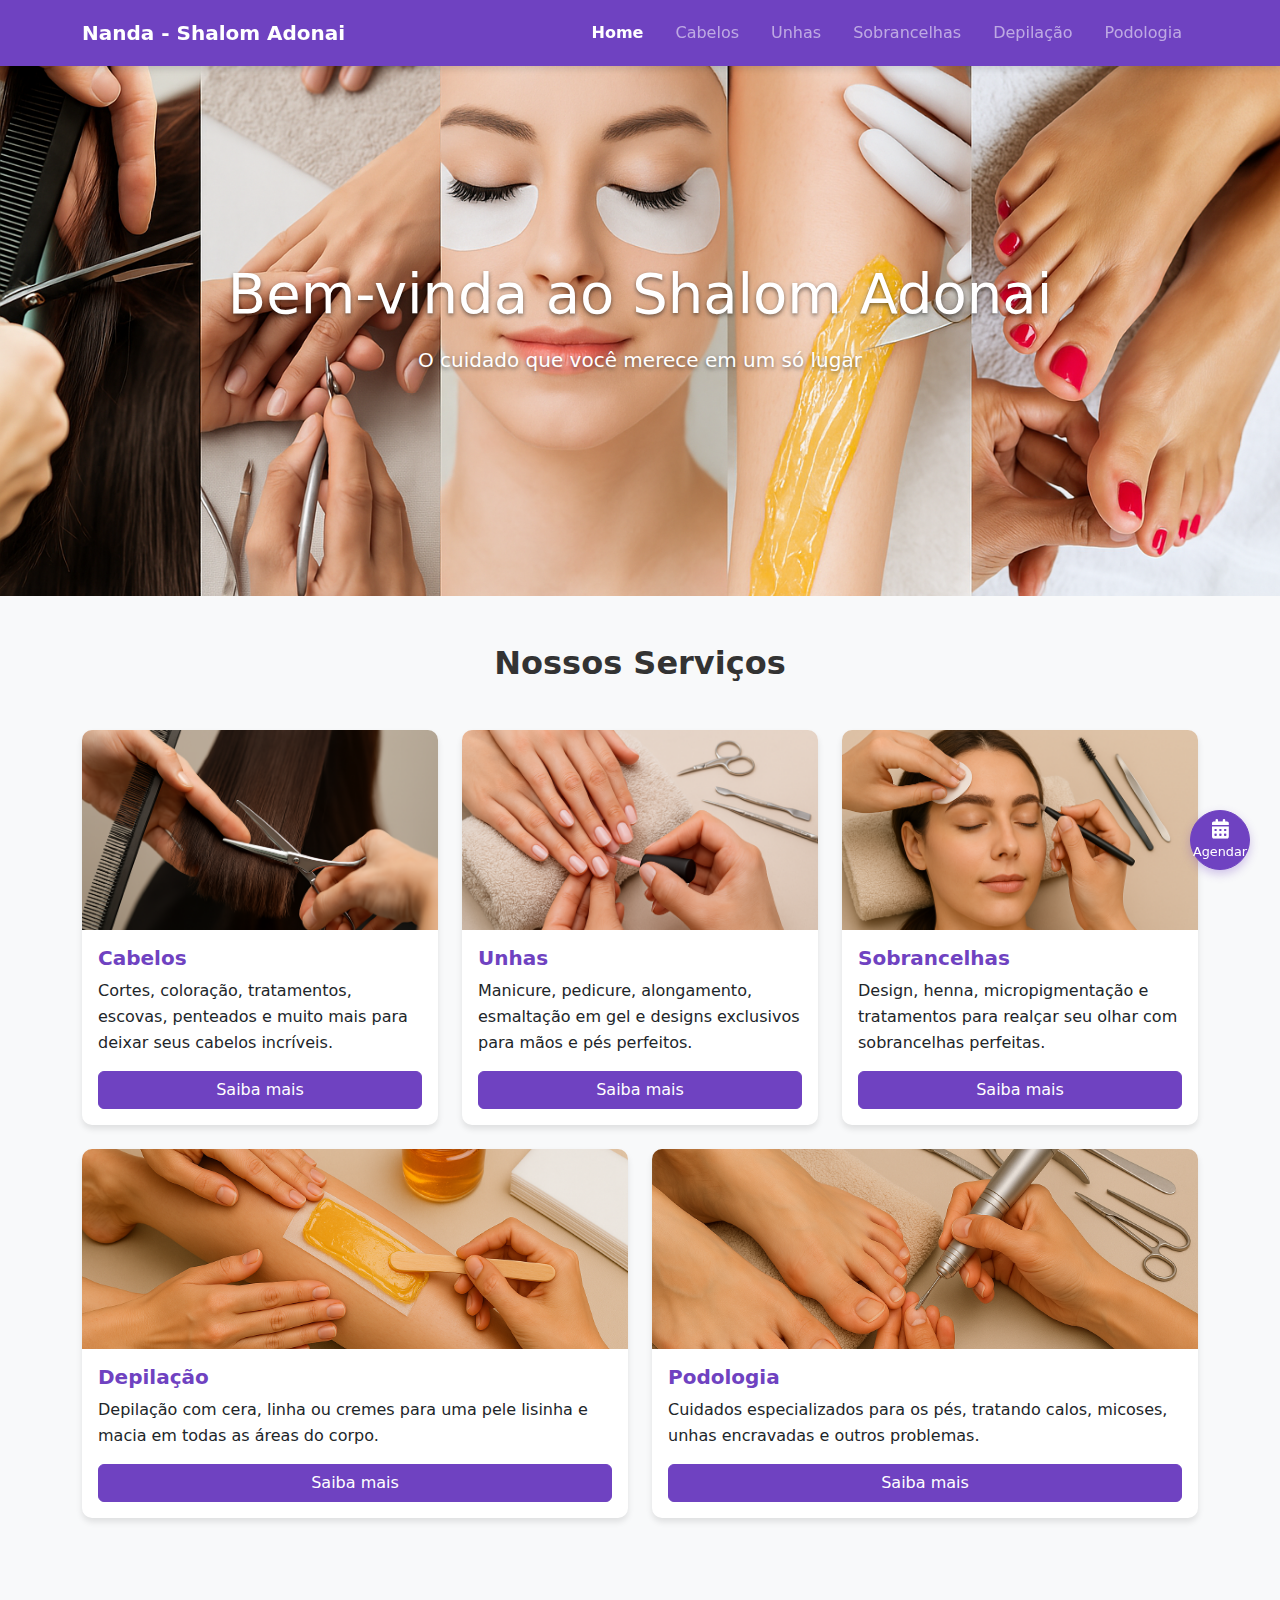
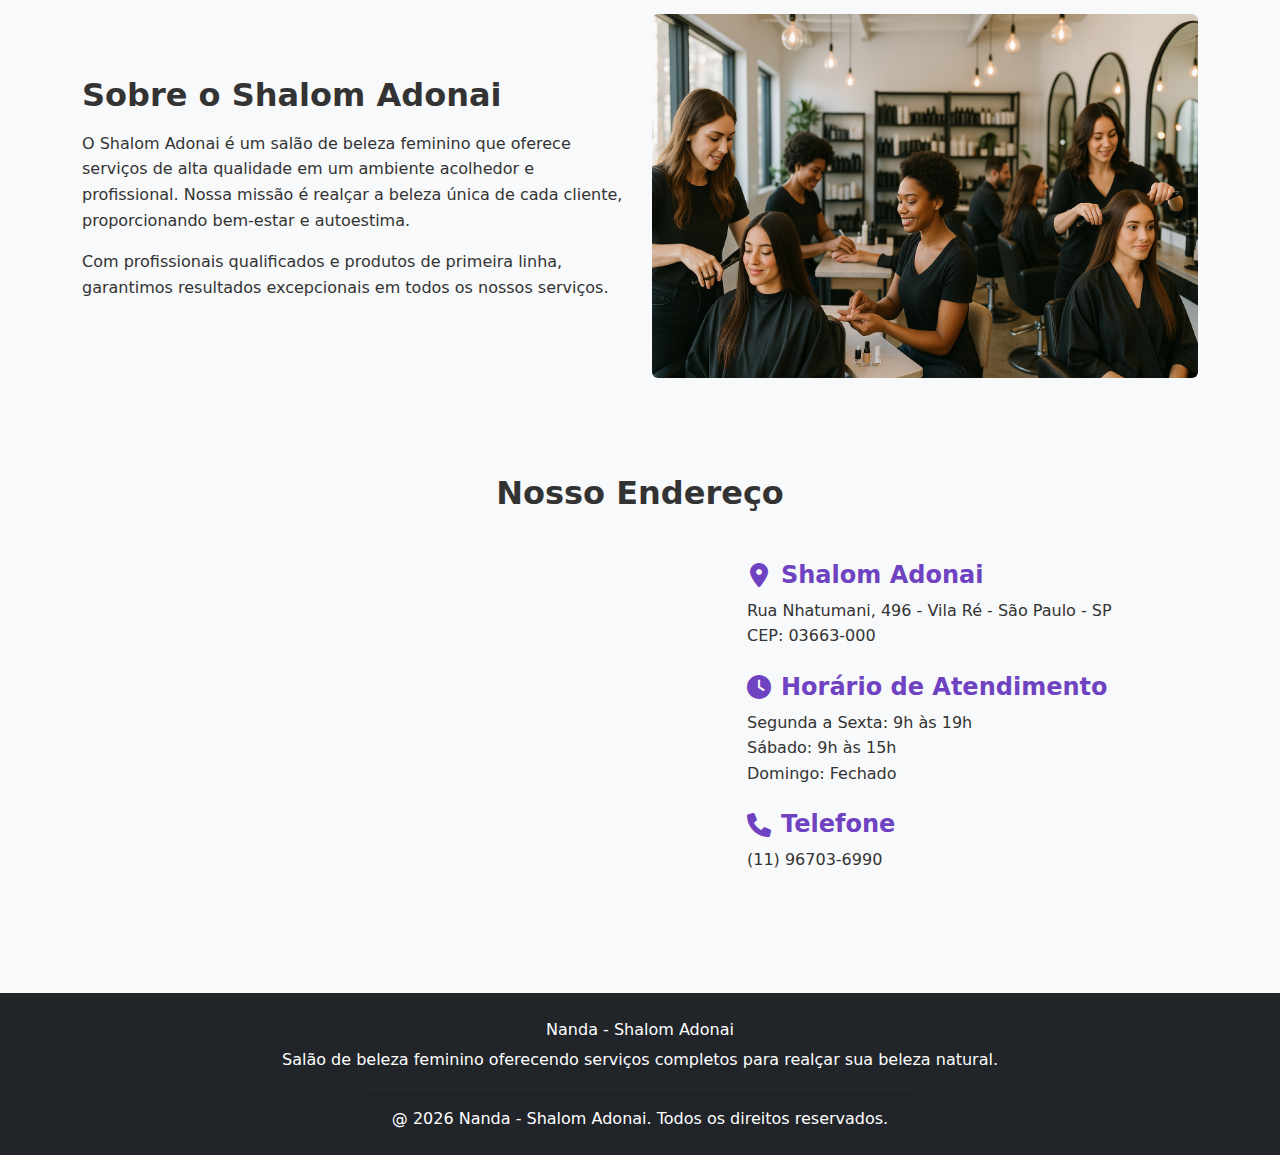
<file: index.html>
<!DOCTYPE html>
<html lang="pt-BR">
<head>
    <meta charset="UTF-8">
    <meta name="viewport" content="width=device-width, initial-scale=1.0">
    <title>Home | Nanda - Shalom Adonai</title>
    <link rel="icon" href="/assets/img/favicon.ico" type="image/x-icon">
    
    <!-- Bootstrap CSS via CDN -->
    <link href="https://cdn.jsdelivr.net/npm/bootstrap@5.3.0/dist/css/bootstrap.min.css" rel="stylesheet">
    
    <!-- Font Awesome -->
    <link rel="stylesheet" href="https://cdnjs.cloudflare.com/ajax/libs/font-awesome/6.0.0/css/all.min.css">
    
    <!-- CSS Personalizado -->
    <link rel="stylesheet" href="/assets/css/style.css">
</head>

<body>
    <!-- Navbar Fixo no Topo -->
    <nav class="navbar navbar-expand-lg navbar-dark bg-purple fixed-top">
        <div class="container">
            <a class="navbar-brand" href="/index.html">Nanda - Shalom Adonai</a>
            <button class="navbar-toggler" type="button" data-bs-toggle="collapse" data-bs-target="#navbarNav"
                aria-controls="navbarNav" aria-expanded="false" aria-label="Toggle navigation">
                <span class="navbar-toggler-icon"></span>
            </button>
            <div class="collapse navbar-collapse" id="navbarNav">
                <ul class="navbar-nav ms-auto">
                    <li class="nav-item">
                        <a class="nav-link active" href="/index.html">Home</a>
                    </li>
                    <li class="nav-item">
                        <a class="nav-link" href="/pages/cabelos.html">Cabelos</a>
                    </li>
                    <li class="nav-item">
                        <a class="nav-link" href="/pages/unhas.html">Unhas</a>
                    </li>
                    <li class="nav-item">
                        <a class="nav-link" href="/pages/sobrancelhas.html">Sobrancelhas</a>
                    </li>
                    <li class="nav-item">
                        <a class="nav-link" href="/pages/depilacao.html">Depilação</a>
                    </li>
                    <li class="nav-item">
                        <a class="nav-link" href="/pages/podologia.html">Podologia</a>
                    </li>
                </ul>
            </div>
        </div>
    </nav>

    <!-- Seção Hero (Banner Principal) -->
    <header class="hero-section">
        <img src="/assets/img/background.png" alt="Fundo do salão de beleza" class="hero-background-img">
        <div class="container h-100">
            <div class="row h-100 align-items-center">
                <div class="col-12 text-center">
                    <h1 class="display-4 text-white">Bem-vinda ao Shalom Adonai</h1>
                    <p class="lead text-white">O cuidado que você merece em um só lugar</p>
                </div>
            </div>
        </div>
    </header>

    <!-- Seção de Serviços -->
    <section id="servicos" class="py-5">
        <div class="container">
            <h2 class="text-center mb-5">Nossos Serviços</h2>
            <div class="row g-4">
                <!-- Cabelos -->
                <div class="col-md-4">
                    <div class="card h-100">
                        <img src="/assets/img/cabelos.jpg" class="card-img-top" alt="Serviços de Cabelo">
                        <div class="card-body">
                            <h5 class="card-title">Cabelos</h5>
                            <p class="card-text">Cortes, coloração, tratamentos, escovas, penteados e muito mais para deixar seus cabelos incríveis.</p>
                            <a href="/pages/cabelos.html" class="btn btn-purple">Saiba mais</a>
                        </div>
                    </div>
                </div>

                <!-- Unhas -->
                <div class="col-md-4">
                    <div class="card h-100">
                        <img src="/assets/img/unhas.jpg" class="card-img-top" alt="Serviços de Unhas">
                        <div class="card-body">
                            <h5 class="card-title">Unhas</h5>
                            <p class="card-text">Manicure, pedicure, alongamento, esmaltação em gel e designs exclusivos para mãos e pés perfeitos.</p>
                            <a href="/pages/unhas.html" class="btn btn-purple">Saiba mais</a>
                        </div>
                    </div>
                </div>

                <!-- Sobrancelhas -->
                <div class="col-md-4">
                    <div class="card h-100">
                        <img src="/assets/img/sobrancelhas.jpg" class="card-img-top" alt="Design de Sobrancelhas">
                        <div class="card-body">
                            <h5 class="card-title">Sobrancelhas</h5>
                            <p class="card-text">Design, henna, micropigmentação e tratamentos para realçar seu olhar com sobrancelhas perfeitas.</p>
                            <a href="/pages/sobrancelhas.html" class="btn btn-purple">Saiba mais</a>
                        </div>
                    </div>
                </div>

                <!-- Depilação -->
                <div class="col-md-6 mt-4">
                    <div class="card h-100">
                        <img src="/assets/img/depilacao.jpg" class="card-img-top" alt="Depilação">
                        <div class="card-body">
                            <h5 class="card-title">Depilação</h5>
                            <p class="card-text">Depilação com cera, linha ou cremes para uma pele lisinha e macia em todas as áreas do corpo.</p>
                            <a href="/pages/depilacao.html" class="btn btn-purple">Saiba mais</a>
                        </div>
                    </div>
                </div>

                <!-- Podologia -->
                <div class="col-md-6 mt-4">
                    <div class="card h-100">
                        <img src="/assets/img/podologia.jpg" class="card-img-top" alt="Podologia">
                        <div class="card-body">
                            <h5 class="card-title">Podologia</h5>
                            <p class="card-text">Cuidados especializados para os pés, tratando calos, micoses, unhas encravadas e outros problemas.</p>
                            <a href="/pages/podologia.html" class="btn btn-purple">Saiba mais</a>
                        </div>
                    </div>
                </div>
            </div>
        </div>
    </section>

    <!-- Seção Sobre Nós -->
    <section class="py-5 bg-light">
        <div class="container">
            <div class="row align-items-center">
                <div class="col-lg-6">
                    <h2>Sobre o Shalom Adonai</h2>
                    <p>O Shalom Adonai é um salão de beleza feminino que oferece serviços de alta qualidade em um ambiente acolhedor e profissional. Nossa missão é realçar a beleza única de cada cliente, proporcionando bem-estar e autoestima.</p>
                    <p>Com profissionais qualificados e produtos de primeira linha, garantimos resultados excepcionais em todos os nossos serviços.</p>
                </div>
                <div class="col-lg-6">
                    <img src="/assets/img/salao.jpg" alt="Salão de Beleza" class="img-fluid rounded">
                </div>
            </div>
        </div>
    </section>

    <!-- Seção de Contato -->
    <section class="contact-section py-5">
        <div class="container">
            <h2 class="text-center mb-5">Nosso Endereço</h2>
            <div class="row">
                <div class="col-lg-7 col-md-6 mb-4">
                    <div class="ratio ratio-16x9">
                        <iframe
                            src="https://www.google.com/maps/embed?pb=!1m18!1m12!1m3!1d3658.18563588329!2d-46.50304562447262!3d-23.52582476028797!2m3!1f0!2f0!3f0!3m2!1i1024!2i768!4f13.1!3m3!1m2!1s0x94ce60b9c1722ad5%3A0x3be9dd2e8773e652!2sNanda%20shalom%20adonai!5e0!3m2!1spt-PT!2sbr!4v1743808545542!5m2!1spt-PT!2sbr"
                            allowfullscreen loading="lazy" referrerpolicy="no-referrer-when-downgrade">
                        </iframe>
                    </div>
                </div>

                <div class="col-lg-5 col-md-6">
                    <div class="contact-box">
                        <div class="contact-item">
                            <h4><i class="fas fa-map-marker-alt"></i> Shalom Adonai</h4>
                            <p>Rua Nhatumani, 496 - Vila Ré - São Paulo - SP<br>CEP: 03663-000</p>
                        </div>

                        <div class="contact-item">
                            <h4><i class="fas fa-clock"></i> Horário de Atendimento</h4>
                            <p>Segunda a Sexta: 9h às 19h<br>Sábado: 9h às 15h<br>Domingo: Fechado</p>
                        </div>

                        <div class="contact-item">
                            <h4><i class="fas fa-phone"></i> Telefone</h4>
                            <p>(11) 96703-6990</p>
                        </div>
                    </div>
                </div>
            </div>
        </div>
    </section>

    <!-- Botão Flutuante de Agendamento -->
    <a href="/pages/agendamento.html" class="btn btn-purple btn-agendar-flutuante pulse" title="Agendar Horário">
        <div>
            <i class="fas fa-calendar-alt d-block mb-1"></i>
            Agendar
        </div>
    </a>

    <!-- Rodapé -->
    <footer class="bg-dark text-white py-4">
        <div class="container text-center">
            <div class="row">
                <div class="col-12">
                    <p class="mb-1">Nanda - Shalom Adonai</p>
                    <p class="mb-1">Salão de beleza feminino oferecendo serviços completos para realçar sua beleza natural.</p>
                    <hr>
                    <p class="mb-0">@ <span id="copyrightYear"></span> Nanda - Shalom Adonai. Todos os direitos reservados.</p>
                </div>
            </div>
        </div>
    </footer>

    <!-- Scripts JavaScript -->
    <script src="https://code.jquery.com/jquery-3.6.0.min.js"></script>
    <script src="https://cdn.jsdelivr.net/npm/bootstrap@5.3.0/dist/js/bootstrap.bundle.min.js"></script>
    <script src="/assets/js/scripts.js"></script>
    
    <!-- Script para atualizar o ano do copyright -->
    <script>
        document.getElementById('copyrightYear').textContent = new Date().getFullYear();
    </script>
</body>
</html>
</file>
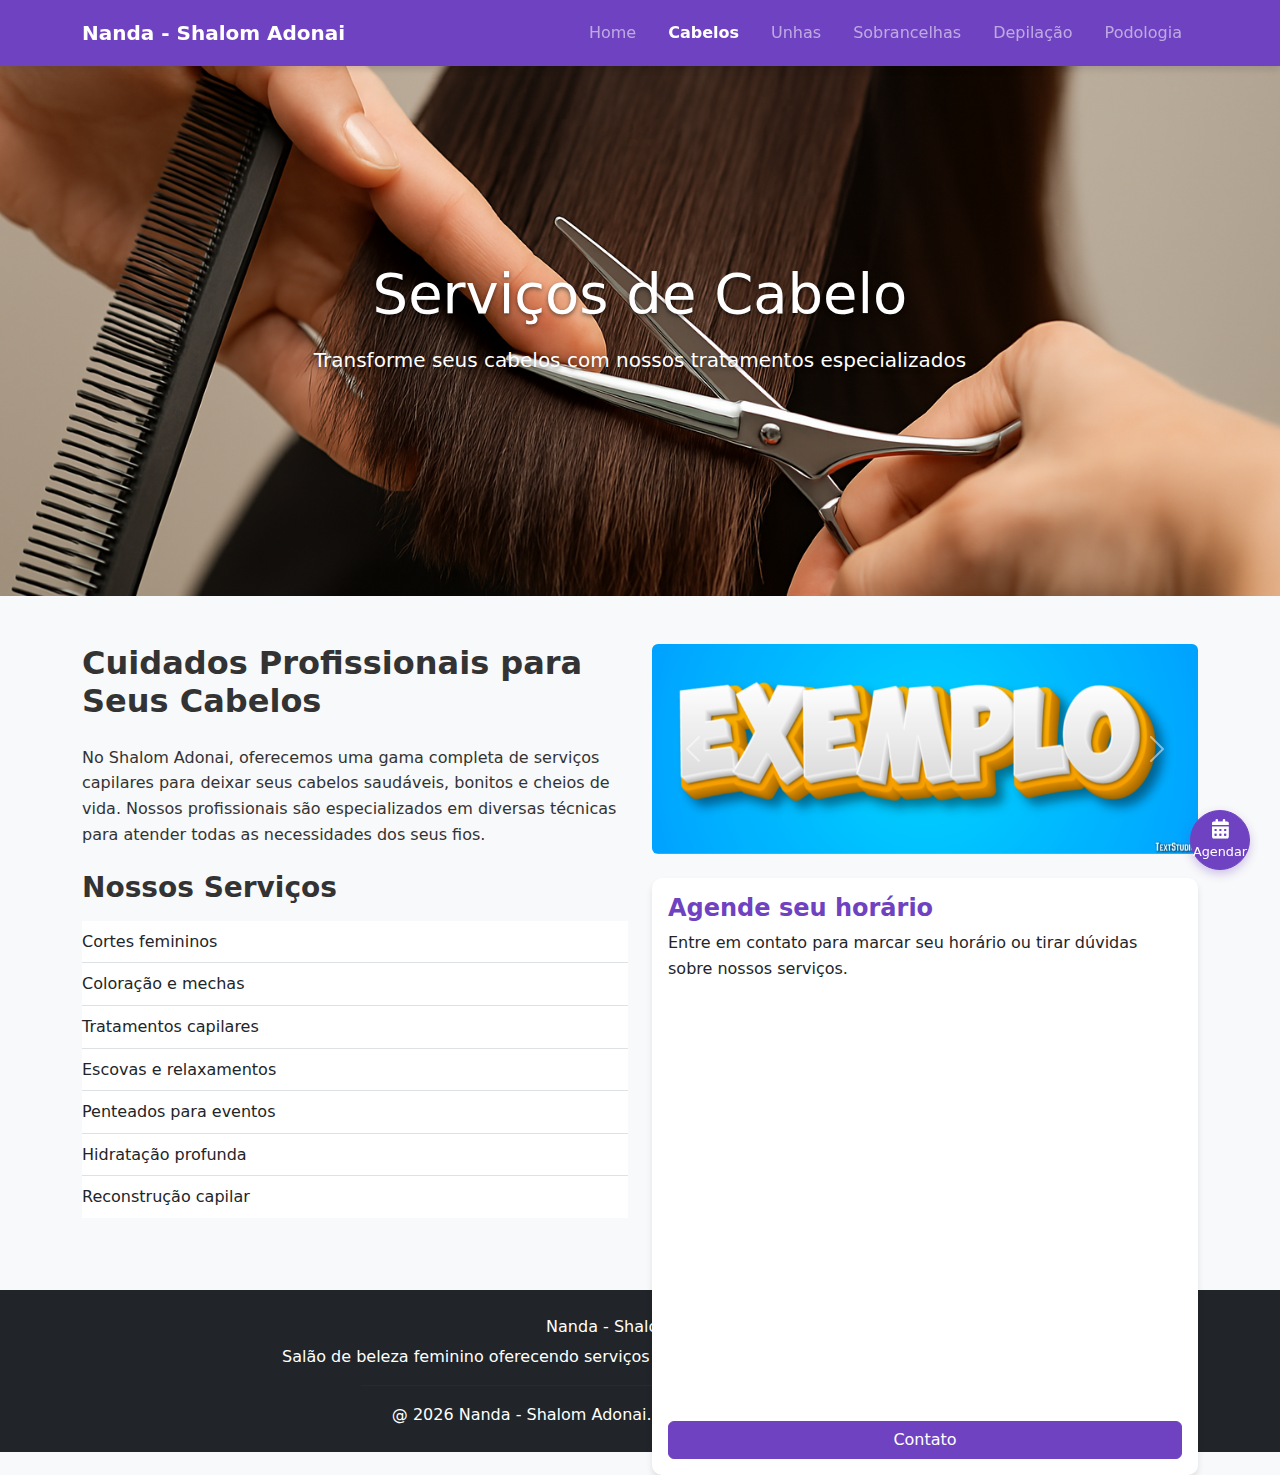
<file: pages/cabelos.html>
<!DOCTYPE html>
<html lang="pt-BR">

<head>
    <meta charset="UTF-8">
    <meta name="viewport" content="width=device-width, initial-scale=1.0">
    <title>Cabelos | Nanda - Shalom Adonai</title>
    <link rel="icon" href="../assets/img/favicon.ico" type="image/x-icon">
    <!-- Bootstrap link CSS -->
    <link rel="stylesheet" href="../bootstrap/css/bootstrap.min.css">
    <link rel="stylesheet" href="https://cdnjs.cloudflare.com/ajax/libs/font-awesome/6.0.0/css/all.min.css">
    <link rel="stylesheet" href="../assets/css/style.css">
</head>

<body>

    <!-- Navbar (igual ao index) -->
    <nav class="navbar navbar-expand-lg navbar-dark bg-purple fixed-top">
        <div class="container">
            <a class="navbar-brand" href="../index.html">Nanda - Shalom Adonai</a>
            <button class="navbar-toggler" type="button" data-bs-toggle="collapse" data-bs-target="#navbarNav">
                <span class="navbar-toggler-icon"></span>
            </button>
            <div class="collapse navbar-collapse" id="navbarNav">
                <ul class="navbar-nav ms-auto">
                    <li class="nav-item">
                        <a class="nav-link" href="../index.html">Home</a>
                    </li>
                    <li class="nav-item">
                        <a class="nav-link active" href="cabelos.html">Cabelos</a>
                    </li>
                    <li class="nav-item">
                        <a class="nav-link" href="unhas.html">Unhas</a>
                    </li>
                    <li class="nav-item">
                        <a class="nav-link" href="sobrancelhas.html">Sobrancelhas</a>
                    </li>
                    <li class="nav-item">
                        <a class="nav-link" href="depilacao.html">Depilação</a>
                    </li>
                    <li class="nav-item">
                        <a class="nav-link" href="podologia.html">Podologia</a>
                    </li>
                </ul>
            </div>
        </div>
    </nav>

    <!-- Hero Section específica para cabelos -->
    <header class="hero-section">
        <img src="../assets/img/cabelos.jpg" alt="Fundo do salão de beleza" class="hero-background-img">
        <div class="container h-100">
            <div class="row h-100 align-items-center">
                <div class="col-12 text-center">
                    <h1 class="display-4 text-white">Serviços de Cabelo</h1>
                    <p class="lead text-white">Transforme seus cabelos com nossos tratamentos especializados</p>
                </div>
            </div>
        </div>
    </header>

    <!-- Conteúdo específico do serviço -->
    <section class="py-5">
        <div class="container">
            <div class="row">
                <div class="col-lg-6">
                    <h2 class="mb-4">Cuidados Profissionais para Seus Cabelos</h2>
                    <p>No Shalom Adonai, oferecemos uma gama completa de serviços capilares para deixar seus cabelos
                        saudáveis, bonitos e cheios de vida. Nossos profissionais são especializados em diversas
                        técnicas para atender todas as necessidades dos seus fios.</p>

                    <h3 class="mt-4">Nossos Serviços</h3>
                    <ul class="list-group list-group-flush mb-4">
                        <li class="list-group-item">Cortes femininos</li>
                        <li class="list-group-item">Coloração e mechas</li>
                        <li class="list-group-item">Tratamentos capilares</li>
                        <li class="list-group-item">Escovas e relaxamentos</li>
                        <li class="list-group-item">Penteados para eventos</li>
                        <li class="list-group-item">Hidratação profunda</li>
                        <li class="list-group-item">Reconstrução capilar</li>
                    </ul>
                </div>
                <div class="col-lg-6">
                    <div id="servicoCarousel" class="carousel slide" data-bs-ride="carousel">
                        <div class="carousel-inner rounded">
                            <div class="carousel-item active">
                                <img src="../assets/img/exemplo.png" class="d-block w-100" alt="Corte de cabelo">
                            </div>
                            <div class="carousel-item">
                                <img src="../assets/img/exemplo.png" class="d-block w-100" alt="Coloração">
                            </div>
                            <div class="carousel-item">
                                <img src="../assets/img/exemplo.png" class="d-block w-100" alt="Penteado">
                            </div>
                        </div>
                        <button class="carousel-control-prev" type="button" data-bs-target="#servicoCarousel"
                            data-bs-slide="prev">
                            <span class="carousel-control-prev-icon"></span>
                        </button>
                        <button class="carousel-control-next" type="button" data-bs-target="#servicoCarousel"
                            data-bs-slide="next">
                            <span class="carousel-control-next-icon"></span>
                        </button>
                    </div>

                    <div class="card mt-4">
                        <div class="card-body">
                            <h4 class="card-title">Agende seu horário</h4>
                            <p class="card-text">Entre em contato para marcar seu horário ou tirar dúvidas sobre nossos
                                serviços.</p>
                            <a href="index.html#contato" class="btn btn-purple">Contato</a>
                        </div>
                    </div>
                </div>
            </div>
        </div>
    </section>

    <!-- Botão Flutuante -->
    <a href="agendamento.html" class="btn btn-purple btn-agendar-flutuante pulse" title="Agendar Horário">
        <div>
            <i class="fas fa-calendar-alt d-block mb-1"></i>
            Agendar
        </div>
    </a>

    <!-- Footer (igual ao index) -->
    <footer class="bg-dark text-white py-4">
        <div class="container text-center"> <!-- Adicione text-center aqui -->
            <div class="row">
                <div class="col-12"> <!-- Use col-12 para ocupar toda a largura -->
                    <p class="mb-1">Nanda - Shalom Adonai</p>
                    <p class="mb-1">Salão de beleza feminino oferecendo serviços completos para realçar sua beleza
                        natural.</p>
                    <hr>
                    <p class="mb-0">@ <span id="copyrightYear"></span> Nanda - Shalom Adonai. Todos os direitos
                        reservados.</p>
                </div>
            </div>
        </div>
    </footer>

    <!-- Scripts JS -->
    <script src="../assets/js/jquery.min.js"></script>
    <script src="../assets/js/popper.min.js"></script>
    <script src="../bootstrap/js/bootstrap.min.js"></script>
    <script src="../assets/js/scripts.js"></script>
</body>

</html>
</file>
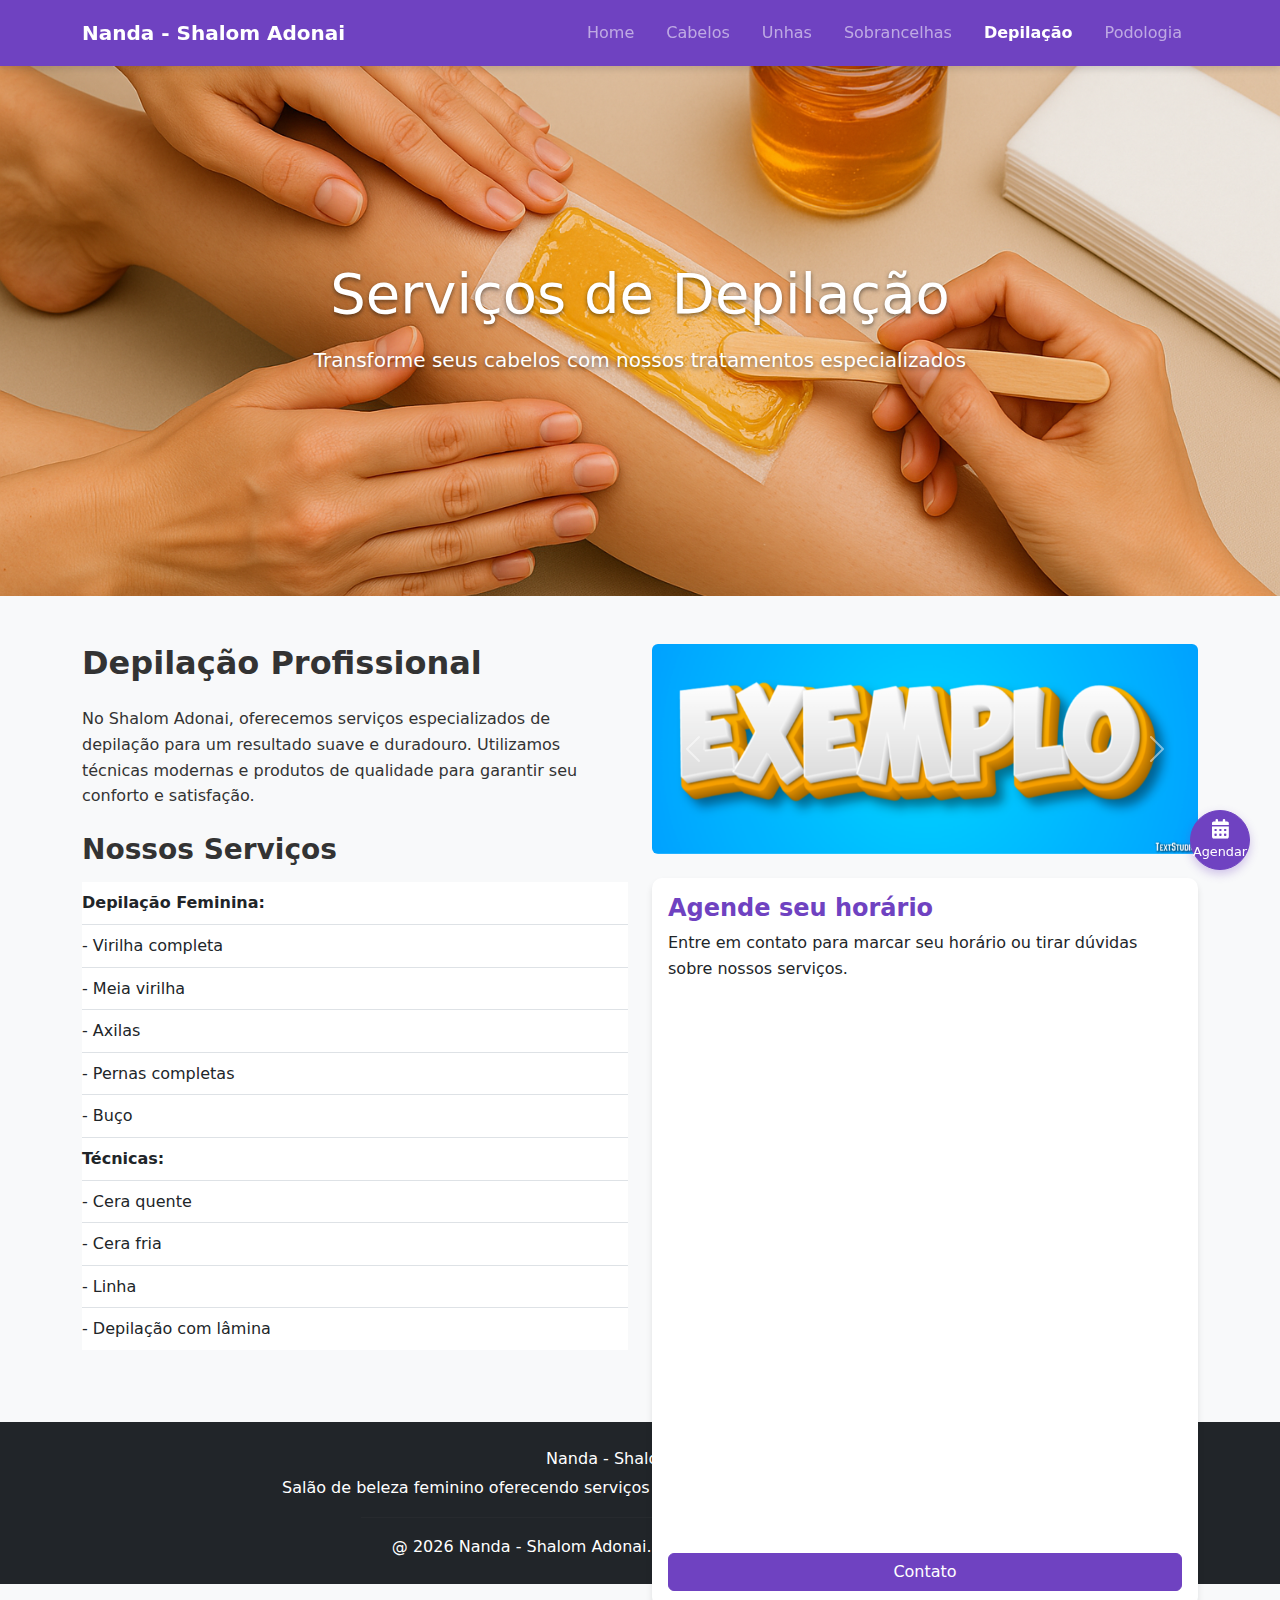
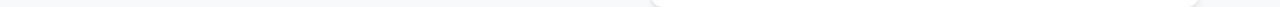
<file: pages/depilacao.html>
<!DOCTYPE html>
<html lang="pt-BR">

<head>
    <meta charset="UTF-8">
    <meta name="viewport" content="width=device-width, initial-scale=1.0">
    <title>Depilação | Nanda - Shalom Adonai</title>
    <link rel="icon" href="../assets/img/favicon.ico" type="image/x-icon">
    <!-- Bootstrap link CSS -->
    <link rel="stylesheet" href="../bootstrap/css/bootstrap.min.css">
    <link rel="stylesheet" href="https://cdnjs.cloudflare.com/ajax/libs/font-awesome/6.0.0/css/all.min.css">
    <link rel="stylesheet" href="../assets/css/style.css">
</head>

<body>

    <!-- Navbar (igual ao index) -->
    <nav class="navbar navbar-expand-lg navbar-dark bg-purple fixed-top">
        <div class="container">
            <a class="navbar-brand" href="../index.html">Nanda - Shalom Adonai</a>
            <button class="navbar-toggler" type="button" data-bs-toggle="collapse" data-bs-target="#navbarNav">
                <span class="navbar-toggler-icon"></span>
            </button>
            <div class="collapse navbar-collapse" id="navbarNav">
                <ul class="navbar-nav ms-auto">
                    <li class="nav-item">
                        <a class="nav-link" href="../index.html">Home</a>
                    </li>
                    <li class="nav-item">
                        <a class="nav-link" href="cabelos.html">Cabelos</a>
                    </li>
                    <li class="nav-item">
                        <a class="nav-link" href="unhas.html">Unhas</a>
                    </li>
                    <li class="nav-item">
                        <a class="nav-link" href="sobrancelhas.html">Sobrancelhas</a>
                    </li>
                    <li class="nav-item">
                        <a class="nav-link active" href="depilacao.html">Depilação</a>
                    </li>
                    <li class="nav-item">
                        <a class="nav-link" href="podologia.html">Podologia</a>
                    </li>
                </ul>
            </div>
        </div>
    </nav>

    <!-- Hero Section específica para cabelos -->
    <header class="hero-section">
        <img src="../assets/img/depilacao.jpg" alt="Fundo do salão de beleza" class="hero-background-img">
        <div class="container h-100">
            <div class="row h-100 align-items-center">
                <div class="col-12 text-center">
                    <h1 class="display-4 text-white">Serviços de Depilação</h1>
                    <p class="lead text-white">Transforme seus cabelos com nossos tratamentos especializados</p>
                </div>
            </div>
        </div>
    </header>

    <!-- Conteúdo específico do serviço -->
    <section class="py-5">
        <div class="container">
            <div class="row">
                <div class="col-lg-6">
                    <h2 class="mb-4">Depilação Profissional</h2>
                    <p>No Shalom Adonai, oferecemos serviços especializados de depilação para um resultado suave e duradouro. Utilizamos técnicas modernas e produtos de qualidade para garantir seu conforto e satisfação.</p>
                
                    <h3 class="mt-4">Nossos Serviços</h3>
                    <ul class="list-group list-group-flush mb-4">
                        <li class="list-group-item"><strong>Depilação Feminina:</strong></li>
                        <li class="list-group-item">- Virilha completa</li>
                        <li class="list-group-item">- Meia virilha</li>
                        <li class="list-group-item">- Axilas</li>
                        <li class="list-group-item">- Pernas completas</li>
                        <li class="list-group-item">- Buço</li>
                        <li class="list-group-item"><strong>Técnicas:</strong></li>
                        <li class="list-group-item">- Cera quente</li>
                        <li class="list-group-item">- Cera fria</li>
                        <li class="list-group-item">- Linha</li>
                        <li class="list-group-item">- Depilação com lâmina</li>
                    </ul>
                </div>
                <div class="col-lg-6">
                    <div id="servicoCarousel" class="carousel slide" data-bs-ride="carousel">
                        <div class="carousel-inner rounded">
                            <div class="carousel-item active">
                                <img src="../assets/img/exemplo.png" class="d-block w-100" alt="Corte de cabelo">
                            </div>
                            <div class="carousel-item">
                                <img src="../assets/img/exemplo.png" class="d-block w-100" alt="Coloração">
                            </div>
                            <div class="carousel-item">
                                <img src="../assets/img/exemplo.png" class="d-block w-100" alt="Penteado">
                            </div>
                        </div>
                        <button class="carousel-control-prev" type="button" data-bs-target="#servicoCarousel"
                            data-bs-slide="prev">
                            <span class="carousel-control-prev-icon"></span>
                        </button>
                        <button class="carousel-control-next" type="button" data-bs-target="#servicoCarousel"
                            data-bs-slide="next">
                            <span class="carousel-control-next-icon"></span>
                        </button>
                    </div>

                    <div class="card mt-4">
                        <div class="card-body">
                            <h4 class="card-title">Agende seu horário</h4>
                            <p class="card-text">Entre em contato para marcar seu horário ou tirar dúvidas sobre nossos
                                serviços.</p>
                            <a href="index.html#contato" class="btn btn-purple">Contato</a>
                        </div>
                    </div>
                </div>
            </div>
        </div>
    </section>

    <!-- Botão Flutuante -->
    <a href="agendamento.html" class="btn btn-purple btn-agendar-flutuante pulse" title="Agendar Horário">
        <div>
            <i class="fas fa-calendar-alt d-block mb-1"></i>
            Agendar
        </div>
    </a>

    <!-- Footer (igual ao index) -->
    <footer class="bg-dark text-white py-4">
        <div class="container text-center"> <!-- Adicione text-center aqui -->
            <div class="row">
                <div class="col-12"> <!-- Use col-12 para ocupar toda a largura -->
                    <p class="mb-1">Nanda - Shalom Adonai</p>
                    <p class="mb-1">Salão de beleza feminino oferecendo serviços completos para realçar sua beleza
                        natural.</p>
                    <hr>
                    <p class="mb-0">@ <span id="copyrightYear"></span> Nanda - Shalom Adonai. Todos os direitos
                        reservados.</p>
                </div>
            </div>
        </div>
    </footer>

    <!-- Scripts JS -->
    <script src="../assets/js/jquery.min.js"></script>
    <script src="../assets/js/popper.min.js"></script>
    <script src="../bootstrap/js/bootstrap.min.js"></script>
    <script src="../assets/js/scripts.js"></script>
</body>

</html>
</file>
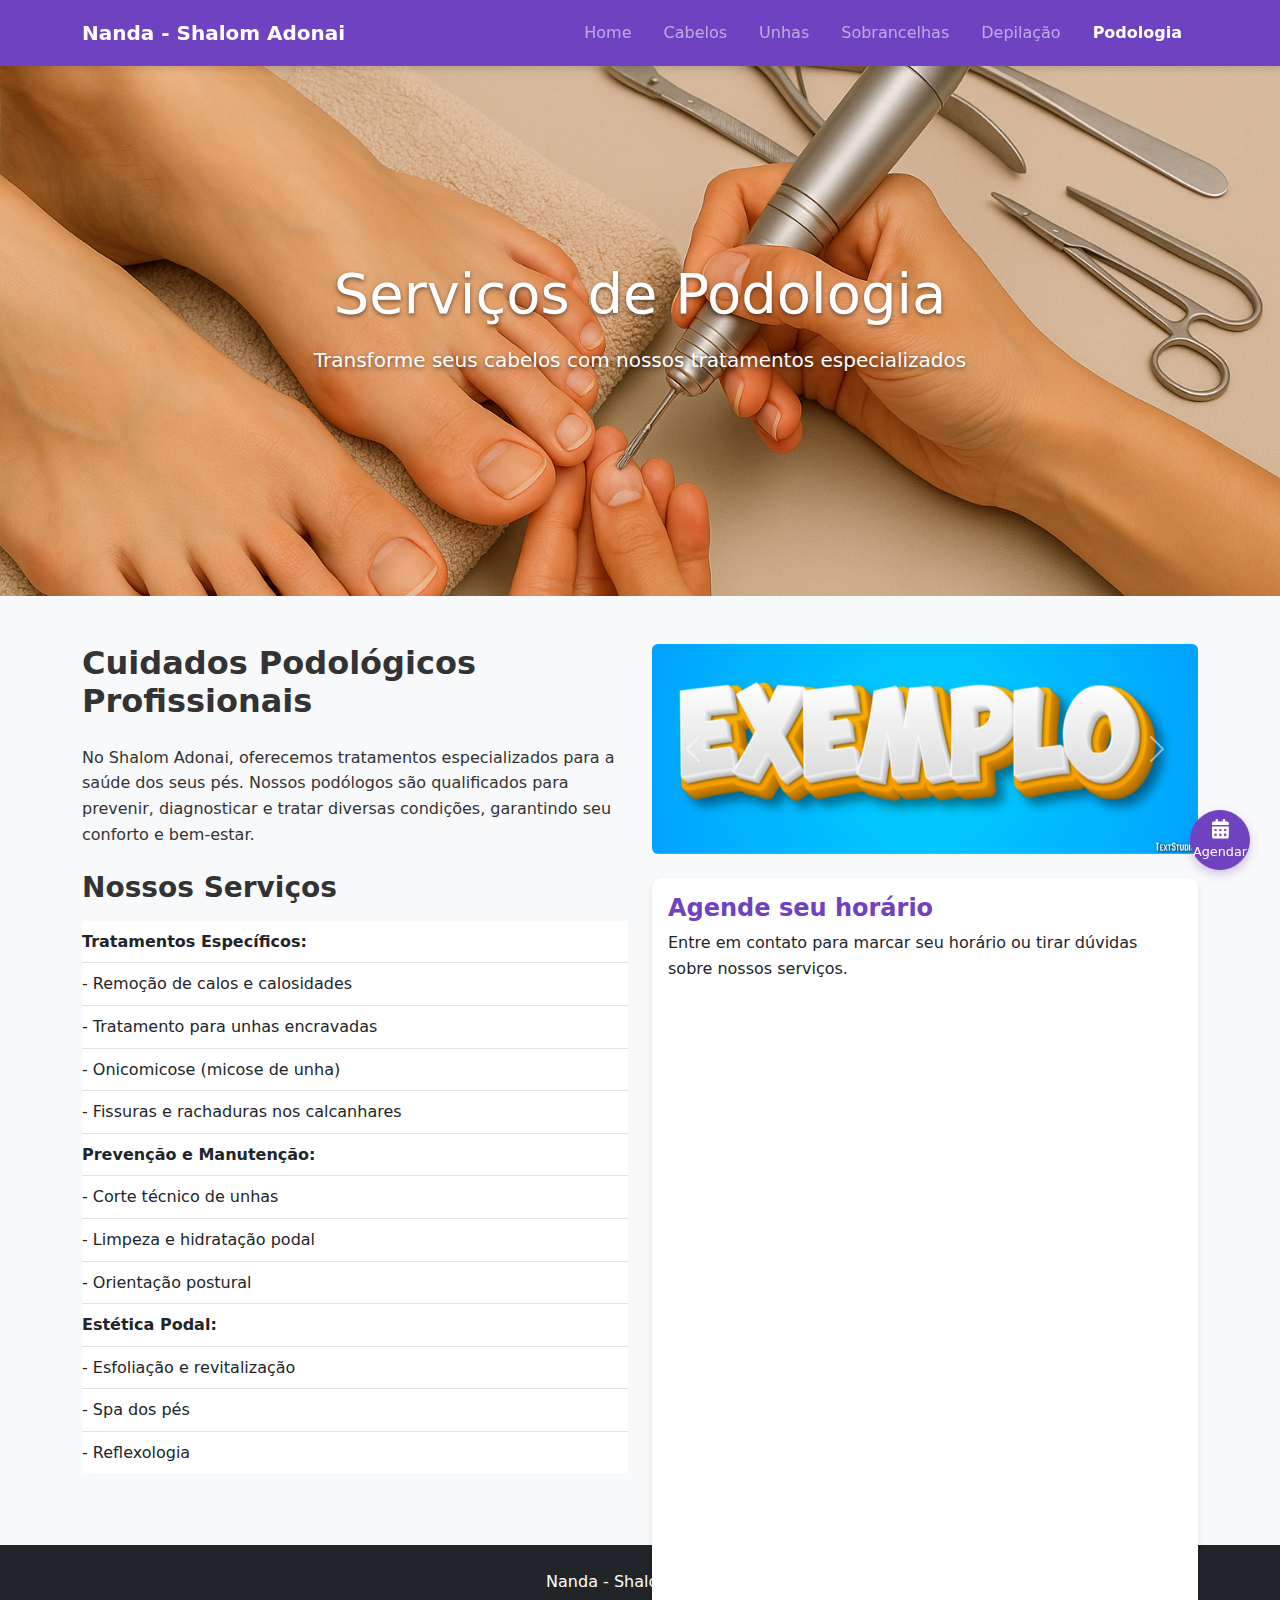
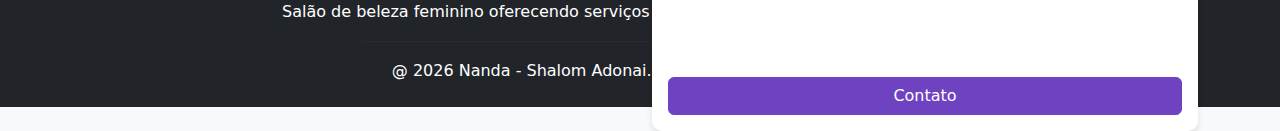
<file: pages/podologia.html>
<!DOCTYPE html>
<html lang="pt-BR">

<head>
    <meta charset="UTF-8">
    <meta name="viewport" content="width=device-width, initial-scale=1.0">
    <title>Podologia | Nanda - Shalom Adonai</title>
    <link rel="icon" href="../assets/img/favicon.ico" type="image/x-icon">
    <!-- Bootstrap link CSS -->
    <link rel="stylesheet" href="../bootstrap/css/bootstrap.min.css">
    <link rel="stylesheet" href="https://cdnjs.cloudflare.com/ajax/libs/font-awesome/6.0.0/css/all.min.css">
    <link rel="stylesheet" href="../assets/css/style.css">
</head>

<body>
    <!-- Navbar (igual ao index) -->
    <nav class="navbar navbar-expand-lg navbar-dark bg-purple fixed-top">
        <div class="container">
            <a class="navbar-brand" href="../index.html">Nanda - Shalom Adonai</a>
            <button class="navbar-toggler" type="button" data-bs-toggle="collapse" data-bs-target="#navbarNav">
                <span class="navbar-toggler-icon"></span>
            </button>
            <div class="collapse navbar-collapse" id="navbarNav">
                <ul class="navbar-nav ms-auto">
                    <li class="nav-item">
                        <a class="nav-link" href="../index.html">Home</a>
                    </li>
                    <li class="nav-item">
                        <a class="nav-link" href="cabelos.html">Cabelos</a>
                    </li>
                    <li class="nav-item">
                        <a class="nav-link" href="unhas.html">Unhas</a>
                    </li>
                    <li class="nav-item">
                        <a class="nav-link" href="sobrancelhas.html">Sobrancelhas</a>
                    </li>
                    <li class="nav-item">
                        <a class="nav-link" href="depilacao.html">Depilação</a>
                    </li>
                    <li class="nav-item">
                        <a class="nav-link active" href="podologia.html">Podologia</a>
                    </li>
                </ul>
            </div>
        </div>
    </nav>

    <!-- Hero Section específica para cabelos -->
    <header class="hero-section">
        <img src="../assets/img/podologia.jpg" alt="Fundo do salão de beleza" class="hero-background-img">
        <div class="container h-100">
            <div class="row h-100 align-items-center">
                <div class="col-12 text-center">
                    <h1 class="display-4 text-white">Serviços de Podologia</h1>
                    <p class="lead text-white">Transforme seus cabelos com nossos tratamentos especializados</p>
                </div>
            </div>
        </div>
    </header>

    <!-- Conteúdo específico do serviço -->
    <section class="py-5">
        <div class="container">
            <div class="row">
                <div class="col-lg-6">
                    <h2 class="mb-4">Cuidados Podológicos Profissionais</h2>
                    <p>No Shalom Adonai, oferecemos tratamentos especializados para a saúde dos seus pés. Nossos podólogos são qualificados para prevenir, diagnosticar e tratar diversas condições, garantindo seu conforto e bem-estar.</p>
                
                    <h3 class="mt-4">Nossos Serviços</h3>
                    <ul class="list-group list-group-flush mb-4">
                        <li class="list-group-item"><strong>Tratamentos Específicos:</strong></li>
                        <li class="list-group-item">- Remoção de calos e calosidades</li>
                        <li class="list-group-item">- Tratamento para unhas encravadas</li>
                        <li class="list-group-item">- Onicomicose (micose de unha)</li>
                        <li class="list-group-item">- Fissuras e rachaduras nos calcanhares</li>
                        
                        <li class="list-group-item"><strong>Prevenção e Manutenção:</strong></li>
                        <li class="list-group-item">- Corte técnico de unhas</li>
                        <li class="list-group-item">- Limpeza e hidratação podal</li>
                        <li class="list-group-item">- Orientação postural</li>
                        
                        <li class="list-group-item"><strong>Estética Podal:</strong></li>
                        <li class="list-group-item">- Esfoliação e revitalização</li>
                        <li class="list-group-item">- Spa dos pés</li>
                        <li class="list-group-item">- Reflexologia</li>
                    </ul>
                </div>
                <div class="col-lg-6">
                    <div id="servicoCarousel" class="carousel slide" data-bs-ride="carousel">
                        <div class="carousel-inner rounded">
                            <div class="carousel-item active">
                                <img src="../assets/img/exemplo.png" class="d-block w-100" alt="Corte de cabelo">
                            </div>
                            <div class="carousel-item">
                                <img src="../assets/img/exemplo.png" class="d-block w-100" alt="Coloração">
                            </div>
                            <div class="carousel-item">
                                <img src="../assets/img/exemplo.png" class="d-block w-100" alt="Penteado">
                            </div>
                        </div>
                        <button class="carousel-control-prev" type="button" data-bs-target="#servicoCarousel"
                            data-bs-slide="prev">
                            <span class="carousel-control-prev-icon"></span>
                        </button>
                        <button class="carousel-control-next" type="button" data-bs-target="#servicoCarousel"
                            data-bs-slide="next">
                            <span class="carousel-control-next-icon"></span>
                        </button>
                    </div>

                    <div class="card mt-4">
                        <div class="card-body">
                            <h4 class="card-title">Agende seu horário</h4>
                            <p class="card-text">Entre em contato para marcar seu horário ou tirar dúvidas sobre nossos
                                serviços.</p>
                            <a href="index.html#contato" class="btn btn-purple">Contato</a>
                        </div>
                    </div>
                </div>
            </div>
        </div>
    </section>

    <!-- Botão Flutuante -->
    <a href="agendamento.html" class="btn btn-purple btn-agendar-flutuante pulse" title="Agendar Horário">
        <div>
            <i class="fas fa-calendar-alt d-block mb-1"></i>
            Agendar
        </div>
    </a>

    <!-- Footer (igual ao index) -->
    <footer class="bg-dark text-white py-4">
        <div class="container text-center"> <!-- Adicione text-center aqui -->
            <div class="row">
                <div class="col-12"> <!-- Use col-12 para ocupar toda a largura -->
                    <p class="mb-1">Nanda - Shalom Adonai</p>
                    <p class="mb-1">Salão de beleza feminino oferecendo serviços completos para realçar sua beleza
                        natural.</p>
                    <hr>
                    <p class="mb-0">@ <span id="copyrightYear"></span> Nanda - Shalom Adonai. Todos os direitos
                        reservados.</p>
                </div>
            </div>
        </div>
    </footer>

    <!-- Scripts JS -->
    <script src="../assets/js/jquery.min.js"></script>
    <script src="../assets/js/popper.min.js"></script>
    <script src="../bootstrap/js/bootstrap.min.js"></script>
    <script src="../assets/js/scripts.js"></script>
</body>

</html>
</file>
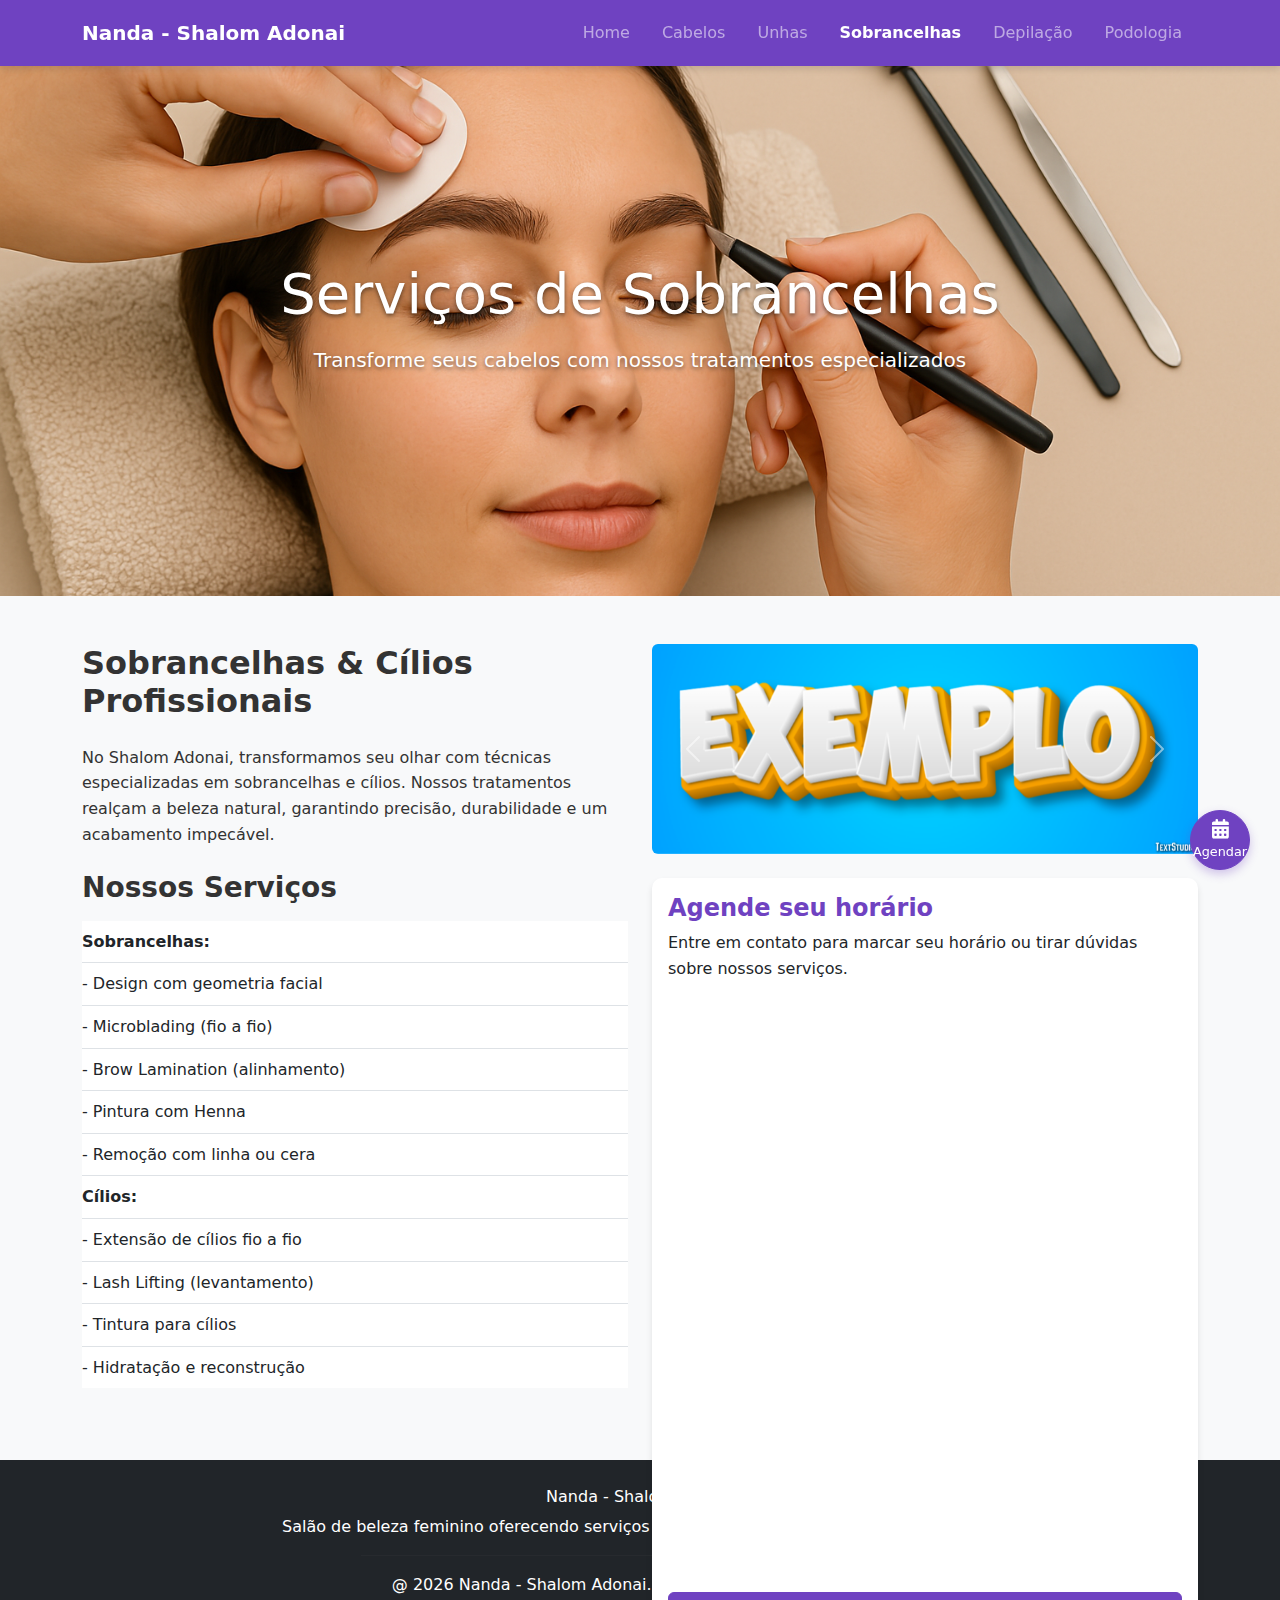
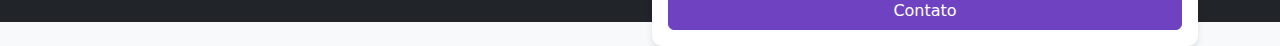
<file: pages/sobrancelhas.html>
<!DOCTYPE html>
<html lang="pt-BR">

<head>
    <meta charset="UTF-8">
    <meta name="viewport" content="width=device-width, initial-scale=1.0">
    <title>Sobrancelhas | Nanda - Shalom Adonai</title>
    <link rel="icon" href="../assets/img/favicon.ico" type="image/x-icon">
    <!-- Bootstrap link CSS -->
    <link rel="stylesheet" href="../bootstrap/css/bootstrap.min.css">
    <link rel="stylesheet" href="https://cdnjs.cloudflare.com/ajax/libs/font-awesome/6.0.0/css/all.min.css">
    <link rel="stylesheet" href="../assets/css/style.css">
</head>

<body>

    <!-- Navbar (igual ao index) -->
    <nav class="navbar navbar-expand-lg navbar-dark bg-purple fixed-top">
        <div class="container">
            <a class="navbar-brand" href="../index.html">Nanda - Shalom Adonai</a>
            <button class="navbar-toggler" type="button" data-bs-toggle="collapse" data-bs-target="#navbarNav">
                <span class="navbar-toggler-icon"></span>
            </button>
            <div class="collapse navbar-collapse" id="navbarNav">
                <ul class="navbar-nav ms-auto">
                    <li class="nav-item">
                        <a class="nav-link" href="../index.html">Home</a>
                    </li>
                    <li class="nav-item">
                        <a class="nav-link" href="cabelos.html">Cabelos</a>
                    </li>
                    <li class="nav-item">
                        <a class="nav-link" href="unhas.html">Unhas</a>
                    </li>
                    <li class="nav-item">
                        <a class="nav-link active" href="sobrancelhas.html">Sobrancelhas</a>
                    </li>
                    <li class="nav-item">
                        <a class="nav-link" href="depilacao.html">Depilação</a>
                    </li>
                    <li class="nav-item">
                        <a class="nav-link" href="podologia.html">Podologia</a>
                    </li>
                </ul>
            </div>
        </div>
    </nav>

    <!-- Hero Section específica para cabelos -->
    <header class="hero-section">
        <img src="../assets/img/sobrancelhas.jpg" alt="Fundo do salão de beleza" class="hero-background-img">
        <div class="container h-100">
            <div class="row h-100 align-items-center">
                <div class="col-12 text-center">
                    <h1 class="display-4 text-white">Serviços de Sobrancelhas</h1>
                    <p class="lead text-white">Transforme seus cabelos com nossos tratamentos especializados</p>
                </div>
            </div>
        </div>
    </header>

    <!-- Conteúdo específico do serviço -->
    <section class="py-5">
        <div class="container">
            <div class="row">
                <div class="col-lg-6">
                    <h2 class="mb-4">Sobrancelhas & Cílios Profissionais</h2>
                    <p>No Shalom Adonai, transformamos seu olhar com técnicas especializadas em sobrancelhas e cílios. Nossos tratamentos realçam a beleza natural, garantindo precisão, durabilidade e um acabamento impecável.</p>
                
                    <h3 class="mt-4">Nossos Serviços</h3>
                    <ul class="list-group list-group-flush mb-4">
                        <!-- Sobrancelhas -->
                        <li class="list-group-item"><strong>Sobrancelhas:</strong></li>
                        <li class="list-group-item">- Design com geometria facial</li>
                        <li class="list-group-item">- Microblading (fio a fio)</li>
                        <li class="list-group-item">- Brow Lamination (alinhamento)</li>
                        <li class="list-group-item">- Pintura com Henna</li>
                        <li class="list-group-item">- Remoção com linha ou cera</li>
                        
                        <!-- Cílios -->
                        <li class="list-group-item"><strong>Cílios:</strong></li>
                        <li class="list-group-item">- Extensão de cílios fio a fio</li>
                        <li class="list-group-item">- Lash Lifting (levantamento)</li>
                        <li class="list-group-item">- Tintura para cílios</li>
                        <li class="list-group-item">- Hidratação e reconstrução</li>
                    </ul>
                </div>
                <div class="col-lg-6">
                    <div id="servicoCarousel" class="carousel slide" data-bs-ride="carousel">
                        <div class="carousel-inner rounded">
                            <div class="carousel-item active">
                                <img src="../assets/img/exemplo.png" class="d-block w-100" alt="Corte de cabelo">
                            </div>
                            <div class="carousel-item">
                                <img src="../assets/img/exemplo.png" class="d-block w-100" alt="Coloração">
                            </div>
                            <div class="carousel-item">
                                <img src="../assets/img/exemplo.png" class="d-block w-100" alt="Penteado">
                            </div>
                        </div>
                        <button class="carousel-control-prev" type="button" data-bs-target="#servicoCarousel"
                            data-bs-slide="prev">
                            <span class="carousel-control-prev-icon"></span>
                        </button>
                        <button class="carousel-control-next" type="button" data-bs-target="#servicoCarousel"
                            data-bs-slide="next">
                            <span class="carousel-control-next-icon"></span>
                        </button>
                    </div>

                    <div class="card mt-4">
                        <div class="card-body">
                            <h4 class="card-title">Agende seu horário</h4>
                            <p class="card-text">Entre em contato para marcar seu horário ou tirar dúvidas sobre nossos
                                serviços.</p>
                            <a href="index.html#contato" class="btn btn-purple">Contato</a>
                        </div>
                    </div>
                </div>
            </div>
        </div>
    </section>

    <!-- Botão Flutuante -->
    <a href="agendamento.html" class="btn btn-purple btn-agendar-flutuante pulse" title="Agendar Horário">
        <div>
            <i class="fas fa-calendar-alt d-block mb-1"></i>
            Agendar
        </div>
    </a>

    <!-- Footer (igual ao index) -->
    <footer class="bg-dark text-white py-4">
        <div class="container text-center"> <!-- Adicione text-center aqui -->
            <div class="row">
                <div class="col-12"> <!-- Use col-12 para ocupar toda a largura -->
                    <p class="mb-1">Nanda - Shalom Adonai</p>
                    <p class="mb-1">Salão de beleza feminino oferecendo serviços completos para realçar sua beleza
                        natural.</p>
                    <hr>
                    <p class="mb-0">@ <span id="copyrightYear"></span> Nanda - Shalom Adonai. Todos os direitos
                        reservados.</p>
                </div>
            </div>
        </div>
    </footer>

   <!-- Scripts JS -->
   <script src="../assets/js/jquery.min.js"></script>
   <script src="../assets/js/popper.min.js"></script>
   <script src="../bootstrap/js/bootstrap.min.js"></script>
   <script src="../assets/js/scripts.js"></script>
</body>

</html>
</file>
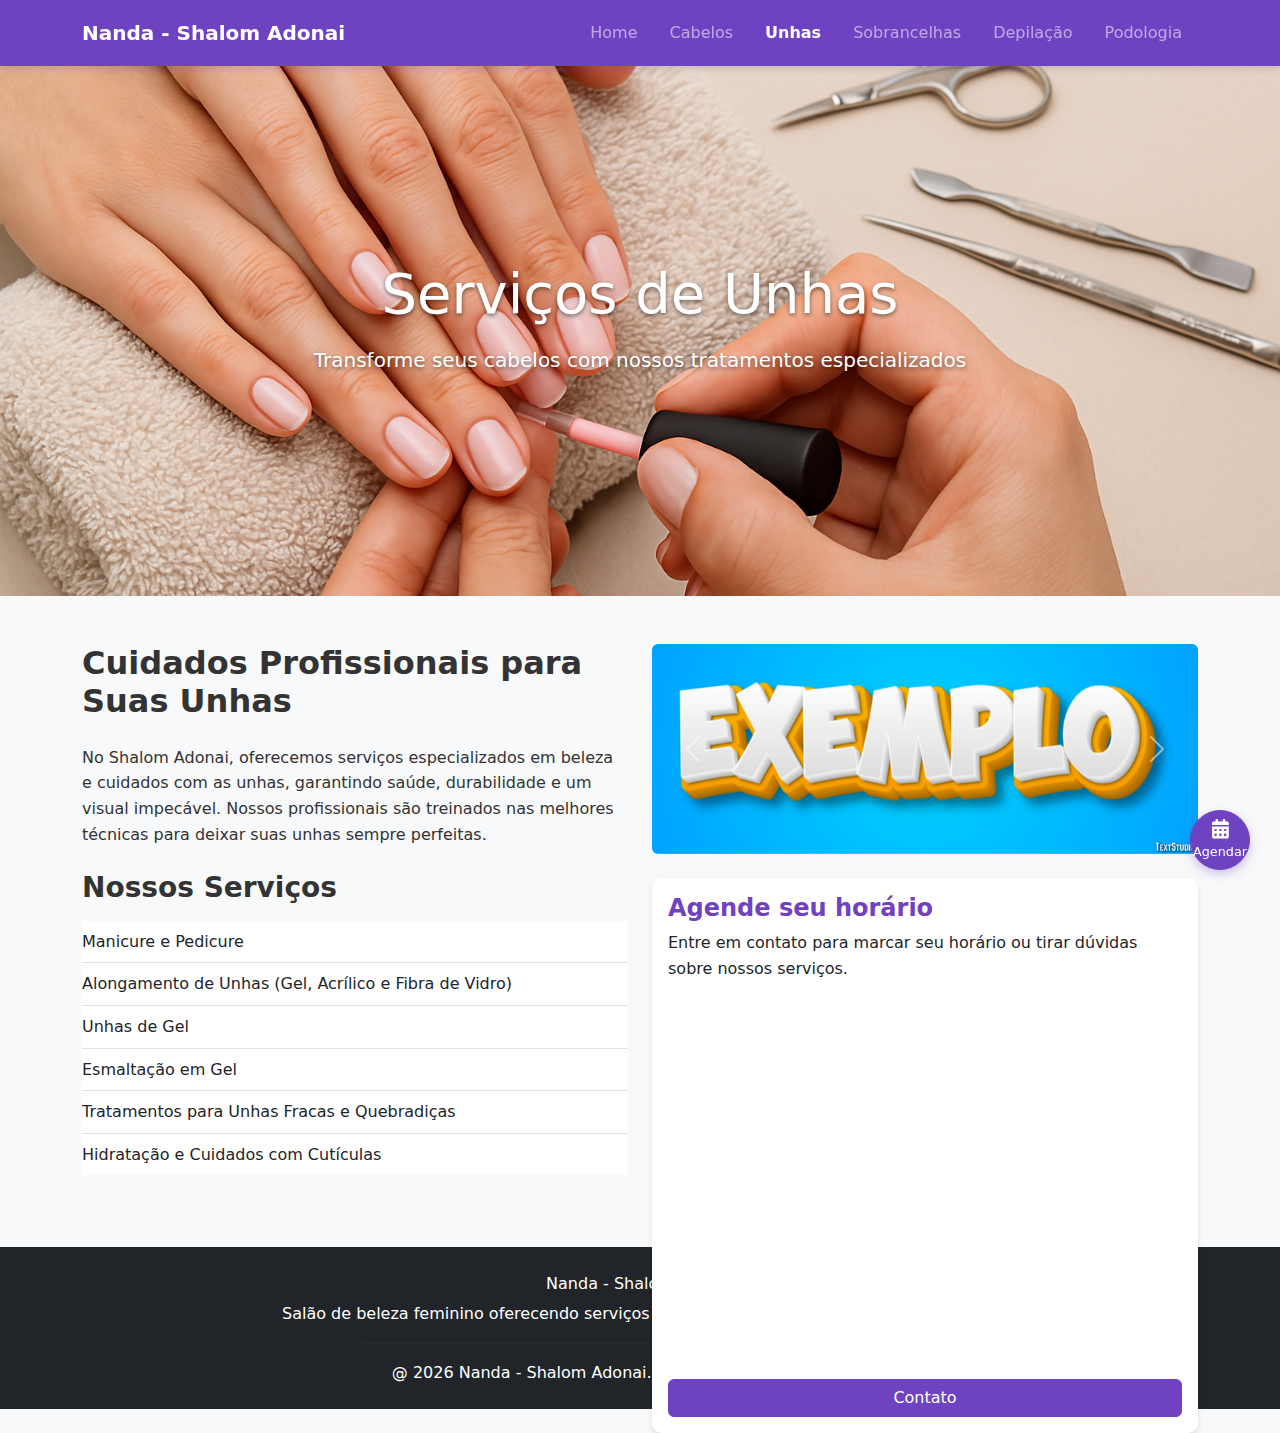
<file: pages/unhas.html>
<!DOCTYPE html>
<html lang="pt-BR">

<head>
    <meta charset="UTF-8">
    <meta name="viewport" content="width=device-width, initial-scale=1.0">
    <title>Unhas | Nanda - Shalom Adonai</title>
    <link rel="icon" href="../assets/img/favicon.ico" type="image/x-icon">
    <!-- Bootstrap link CSS -->
    <link rel="stylesheet" href="../bootstrap/css/bootstrap.min.css">
    <link rel="stylesheet" href="https://cdnjs.cloudflare.com/ajax/libs/font-awesome/6.0.0/css/all.min.css">
    <link rel="stylesheet" href="../assets/css/style.css">
</head>

<body>

    <!-- Navbar (igual ao index) -->
    <nav class="navbar navbar-expand-lg navbar-dark bg-purple fixed-top">
        <div class="container">
            <a class="navbar-brand" href="../index.html">Nanda - Shalom Adonai</a>
            <button class="navbar-toggler" type="button" data-bs-toggle="collapse" data-bs-target="#navbarNav"
                aria-controls="navbarNav" aria-expanded="false" aria-label="Toggle navigation">
                <span class="navbar-toggler-icon"></span>
            </button>
            <div class="collapse navbar-collapse" id="navbarNav">
                <ul class="navbar-nav ms-auto">
                    <li class="nav-item">
                        <a class="nav-link" href="../index.html">Home</a>
                    </li>
                    <li class="nav-item">
                        <a class="nav-link" href="cabelos.html">Cabelos</a>
                    </li>
                    <li class="nav-item">
                        <a class="nav-link active" href="unhas.html">Unhas</a>
                    </li>
                    <li class="nav-item">
                        <a class="nav-link" href="sobrancelhas.html">Sobrancelhas</a>
                    </li>
                    <li class="nav-item">
                        <a class="nav-link" href="depilacao.html">Depilação</a>
                    </li>
                    <li class="nav-item">
                        <a class="nav-link" href="podologia.html">Podologia</a>
                    </li>
                </ul>
            </div>
        </div>
    </nav>

    <!-- Hero Section específica para cabelos -->
    <header class="hero-section">
        <img src="../assets/img/unhas.jpg" alt="Fundo do salão de beleza" class="hero-background-img">
        <div class="container h-100">
            <div class="row h-100 align-items-center">
                <div class="col-12 text-center">
                    <h1 class="display-4 text-white">Serviços de Unhas</h1>
                    <p class="lead text-white">Transforme seus cabelos com nossos tratamentos especializados</p>
                </div>
            </div>
        </div>
    </header>

    <!-- Conteúdo específico do serviço -->
    <section class="py-5">
        <div class="container">
            <div class="row">
                <div class="col-lg-6">
                    <h2 class="mb-4">Cuidados Profissionais para Suas Unhas</h2>
                    <p>No Shalom Adonai, oferecemos serviços especializados em beleza e cuidados com as unhas, garantindo saúde, durabilidade e um visual impecável. Nossos profissionais são treinados nas melhores técnicas para deixar suas unhas sempre perfeitas.</p>
                
                    <h3 class="mt-4">Nossos Serviços</h3>
                    <ul class="list-group list-group-flush mb-4">
                        <li class="list-group-item">Manicure e Pedicure</li>
                        <li class="list-group-item">Alongamento de Unhas (Gel, Acrílico e Fibra de Vidro)</li>
                        <li class="list-group-item">Unhas de Gel</li>
                        <li class="list-group-item">Esmaltação em Gel</li>
                        <li class="list-group-item">Tratamentos para Unhas Fracas e Quebradiças</li>
                        <li class="list-group-item">Hidratação e Cuidados com Cutículas</li>
                    </ul>
                </div>
                <div class="col-lg-6">
                    <div id="servicoCarousel" class="carousel slide" data-bs-ride="carousel">
                        <div class="carousel-inner rounded">
                            <div class="carousel-item active">
                                <img src="../assets/img/exemplo.png" class="d-block w-100" alt="Corte de cabelo">
                            </div>
                            <div class="carousel-item">
                                <img src="../assets/img/exemplo.png" class="d-block w-100" alt="Coloração">
                            </div>
                            <div class="carousel-item">
                                <img src="../assets/img/exemplo.png" class="d-block w-100" alt="Penteado">
                            </div>
                        </div>
                        <button class="carousel-control-prev" type="button" data-bs-target="#servicoCarousel"
                            data-bs-slide="prev">
                            <span class="carousel-control-prev-icon"></span>
                        </button>
                        <button class="carousel-control-next" type="button" data-bs-target="#servicoCarousel"
                            data-bs-slide="next">
                            <span class="carousel-control-next-icon"></span>
                        </button>
                    </div>

                    <div class="card mt-4">
                        <div class="card-body">
                            <h4 class="card-title">Agende seu horário</h4>
                            <p class="card-text">Entre em contato para marcar seu horário ou tirar dúvidas sobre nossos
                                serviços.</p>
                            <a href="index.html#contato" class="btn btn-purple">Contato</a>
                        </div>
                    </div>
                </div>
            </div>
        </div>
    </section>

    <!-- Botão Flutuante -->
    <a href="agendamento.html" class="btn btn-purple btn-agendar-flutuante pulse" title="Agendar Horário">
        <div>
            <i class="fas fa-calendar-alt d-block mb-1"></i>
            Agendar
        </div>
    </a>

    <!-- Footer (igual ao index) -->
    <footer class="bg-dark text-white py-4">
        <div class="container text-center"> <!-- Adicione text-center aqui -->
            <div class="row">
                <div class="col-12"> <!-- Use col-12 para ocupar toda a largura -->
                    <p class="mb-1">Nanda - Shalom Adonai</p>
                    <p class="mb-1">Salão de beleza feminino oferecendo serviços completos para realçar sua beleza
                        natural.</p>
                    <hr>
                    <p class="mb-0">@ <span id="copyrightYear"></span> Nanda - Shalom Adonai. Todos os direitos
                        reservados.</p>
                </div>
            </div>
        </div>
    </footer>

    <!-- Scripts JS -->
    <script src="../assets/js/jquery.min.js"></script>
    <script src="../assets/js/popper.min.js"></script>
    <script src="../bootstrap/js/bootstrap.min.js"></script>
    <script src="../assets/js/scripts.js"></script>
</body>

</html>
</file>
<file: assets/css/style.css>
/* =============================================
   ESTILOS UNIFICADOS - SHALOM ADONAI
   Versão: 2.0
   Data: 15/06/2023
   ============================================= */

/* ====================
   Variáveis e Reset
   ==================== */
   :root {
    --roxo-principal: #6f42c1;
    --roxo-claro: #9d7cff;
    --roxo-escuro: #4d2d91;
    --cinza-claro: #f8f9fa;
    --cinza-escuro: #343a40;
    --sombra: 0 4px 6px rgba(0, 0, 0, 0.1);
    --sombra-destaque: 0 10px 15px rgba(0, 0, 0, 0.1);
}

* {
    margin: 0;
    padding: 0;
    box-sizing: border-box;
}

html {
    scroll-behavior: smooth;
}

body {
    font-family: 'Segoe UI', system-ui, sans-serif;
    line-height: 1.6;
    color: #333;
    background-color: var(--cinza-claro);
    padding-top: 56px; /* Compensar navbar fixa */
}

/* ====================
   Tipografia
   ==================== */
h1, h2, h3, h4, h5, h6 {
    font-weight: 700;
    margin-bottom: 1rem;
}

h1 { font-size: 2.5rem; }
h2 { font-size: 2rem; }
h3 { font-size: 1.75rem; }
h4 { font-size: 1.5rem; }

p {
    margin-bottom: 1rem;
}

a {
    text-decoration: none;
    transition: all 0.3s;
}

/* ====================
   Componentes Globais
   ==================== */
/* Cores Temáticas */
.bg-purple {
    background-color: var(--roxo-principal) !important;
}

.text-purple {
    color: var(--roxo-principal) !important;
}

.btn-purple {
    background-color: var(--roxo-principal);
    border-color: var(--roxo-principal);
    color: white;
}

.btn-purple:hover {
    background-color: var(--roxo-escuro);
    border-color: var(--roxo-escuro);
    color: white;
}

.btn-outline-purple {
    border-color: var(--roxo-principal);
    color: var(--roxo-principal);
}

.btn-outline-purple:hover {
    background-color: var(--roxo-principal);
    color: white;
}

/* Navbar */
.navbar {
    box-shadow: var(--sombra);
    padding: 0.75rem 0;
}

.navbar-brand {
    font-weight: 700;
    font-size: 1.25rem;
}

.nav-link {
    font-weight: 500;
    padding: 0.5rem 1rem !important;
    transition: all 0.3s;
}

.nav-link:hover {
    color: var(--roxo-claro) !important;
}

.nav-link.active {
    color: white !important;
    font-weight: 600;
}

/* Hero Section */
.hero-section {
    position: relative;
    height: 60vh;
    min-height: 400px;
    display: flex;
    align-items: center;
    overflow: hidden;
}

.hero-background-img {
    position: absolute;
    top: 0;
    left: 0;
    width: 100%;
    height: 100%;
    object-fit: cover;
    z-index: -1;
}

.hero-section .container {
    z-index: 1;
    text-shadow: 0 2px 4px rgba(0, 0, 0, 0.5);
}

/* Cards */
.card {
    border: none;
    border-radius: 10px;
    overflow: hidden;
    transition: all 0.3s;
    box-shadow: var(--sombra);
    height: 100%;
}

.card:hover {
    transform: translateY(-5px);
    box-shadow: var(--sombra-destaque);
}

.card-img-top {
    height: 200px;
    object-fit: cover;
    transition: transform 0.5s;
}

.card:hover .card-img-top {
    transform: scale(1.05);
}

.card-body {
    display: flex;
    flex-direction: column;
}

.card-title {
    color: var(--roxo-principal);
}

.card-text {
    flex-grow: 1;
}

/* Seções */
section {
    padding: 5rem 0;
}

.bg-light {
    background-color: var(--cinza-claro) !important;
}

/* Botão Flutuante */
.btn-agendar-flutuante {
    position: fixed;
    bottom: 30px;
    right: 30px;
    width: 60px;
    height: 60px;
    border-radius: 50%;
    display: flex;
    align-items: center;
    justify-content: center;
    z-index: 1000;
    box-shadow: 0 4px 10px rgba(111, 66, 193, 0.3);
    transition: all 0.3s;
}

.btn-agendar-flutuante:hover {
    transform: scale(1.1);
}

.btn-agendar-flutuante div {
    display: flex;
    flex-direction: column;
    align-items: center;
    font-size: 0.8rem;
}

.btn-agendar-flutuante i {
    font-size: 1.2rem;
}

/* Efeito Pulsante */
.pulse {
    animation: pulse 2s infinite;
}

@keyframes pulse {
    0% {
        box-shadow: 0 0 0 0 rgba(111, 66, 193, 0.7);
    }
    70% {
        box-shadow: 0 0 0 15px rgba(111, 66, 193, 0);
    }
    100% {
        box-shadow: 0 0 0 0 rgba(111, 66, 193, 0);
    }
}

/* Rodapé */
footer {
    background-color: var(--cinza-escuro);
    color: white;
}

footer hr {
    border-color: rgba(255, 255, 255, 0.1);
    margin: 1rem auto;
    width: 50%;
}

/* ====================
   Página de Agendamento
   ==================== */
/* Layout Principal */
.card-agendamento {
    border-radius: 12px;
    border: 1px solid rgba(0, 0, 0, 0.05);
}

.card-agendamento:hover {
    transform: translateY(-3px);
    box-shadow: 0 10px 20px rgba(111, 66, 193, 0.15) !important;
}

/* Formulário */
.form-control-lg, .form-select-lg {
    padding: 0.75rem 1rem;
    border-radius: 8px;
    border: 1px solid #dee2e6;
}

.form-label {
    font-weight: 600;
    margin-bottom: 0.5rem;
}

.form-check-input:checked {
    background-color: var(--roxo-principal);
    border-color: var(--roxo-principal);
}

.form-check-input:focus {
    box-shadow: 0 0 0 0.25rem rgba(111, 66, 193, 0.25);
}

.form-check-label {
    cursor: pointer;
    transition: all 0.2s;
    user-select: none;
}

.form-check-input:hover + .form-check-label {
    color: var(--roxo-principal);
}

/* Horários */
select option:disabled {
    color: #dc3545;
    text-decoration: line-through;
    background-color: #fff;
}

.horario-bloqueado {
    color: #dc3545 !important;
}

/* Botão Agendar */
.btn-agendar {
    background-color: var(--roxo-principal);
    color: white;
    font-weight: 600;
    padding: 0.75rem;
    border-radius: 8px;
    transition: all 0.3s;
}

.btn-agendar:hover {
    background-color: var(--roxo-escuro);
    transform: translateY(-2px);
    box-shadow: 0 4px 8px rgba(0, 0, 0, 0.15);
}

/* Alertas */
.alert-flutuante {
    position: fixed;
    top: 80px;
    left: 50%;
    transform: translateX(-50%);
    z-index: 1100;
    min-width: 300px;
    text-align: center;
    animation: slideIn 0.3s ease-out;
}

@keyframes slideIn {
    from {
        opacity: 0;
        transform: translate(-50%, -20px);
    }
    to {
        opacity: 1;
        transform: translate(-50%, 0);
    }
}

/* Modais */
.modal-confirmacao-icon {
    font-size: 3rem;
    color: #28a745;
    margin-bottom: 1rem;
}

.agendamento-detalhes {
    border-left: 3px solid var(--roxo-principal);
    background-color: rgba(248, 249, 250, 0.5);
    padding: 1rem;
    margin: 1rem 0;
}

/* Lista de Informações */
.list-group-item {
    border-left: none;
    border-right: none;
    padding-left: 0;
    padding-right: 0;
}

.contact-item {
    margin-bottom: 1.5rem;
}

.contact-item h4 {
    color: var(--roxo-principal);
    margin-bottom: 0.5rem;
    display: flex;
    align-items: center;
}

.contact-item i {
    width: 24px;
    text-align: center;
    margin-right: 10px;
}

/* ====================
   Responsividade
   ==================== */
@media (max-width: 992px) {
    .contact-section iframe {
        margin-bottom: 2rem;
    }
}

@media (max-width: 768px) {
    .hero-section {
        height: 50vh;
    }
    
    section {
        padding: 3rem 0;
    }
    
    .card {
        margin-bottom: 1.5rem;
    }
}

@media (max-width: 576px) {
    .form-check-label {
        font-size: 0.9rem;
    }
    
    .btn-agendar-flutuante {
        width: 50px;
        height: 50px;
        bottom: 20px;
        right: 20px;
    }
    
    h1 { font-size: 2rem; }
    h2 { font-size: 1.75rem; }
}

/* ====================
   Utilitários
   ==================== */
.rounded-3 {
    border-radius: 10px !important;
}

.shadow-sm {
    box-shadow: var(--sombra) !important;
}

.text-shadow {
    text-shadow: 0 2px 4px rgba(0, 0, 0, 0.3);
}

.z-index-1 {
    z-index: 1;
}

.transition-all {
    transition: all 0.3s ease;
}
</file>
